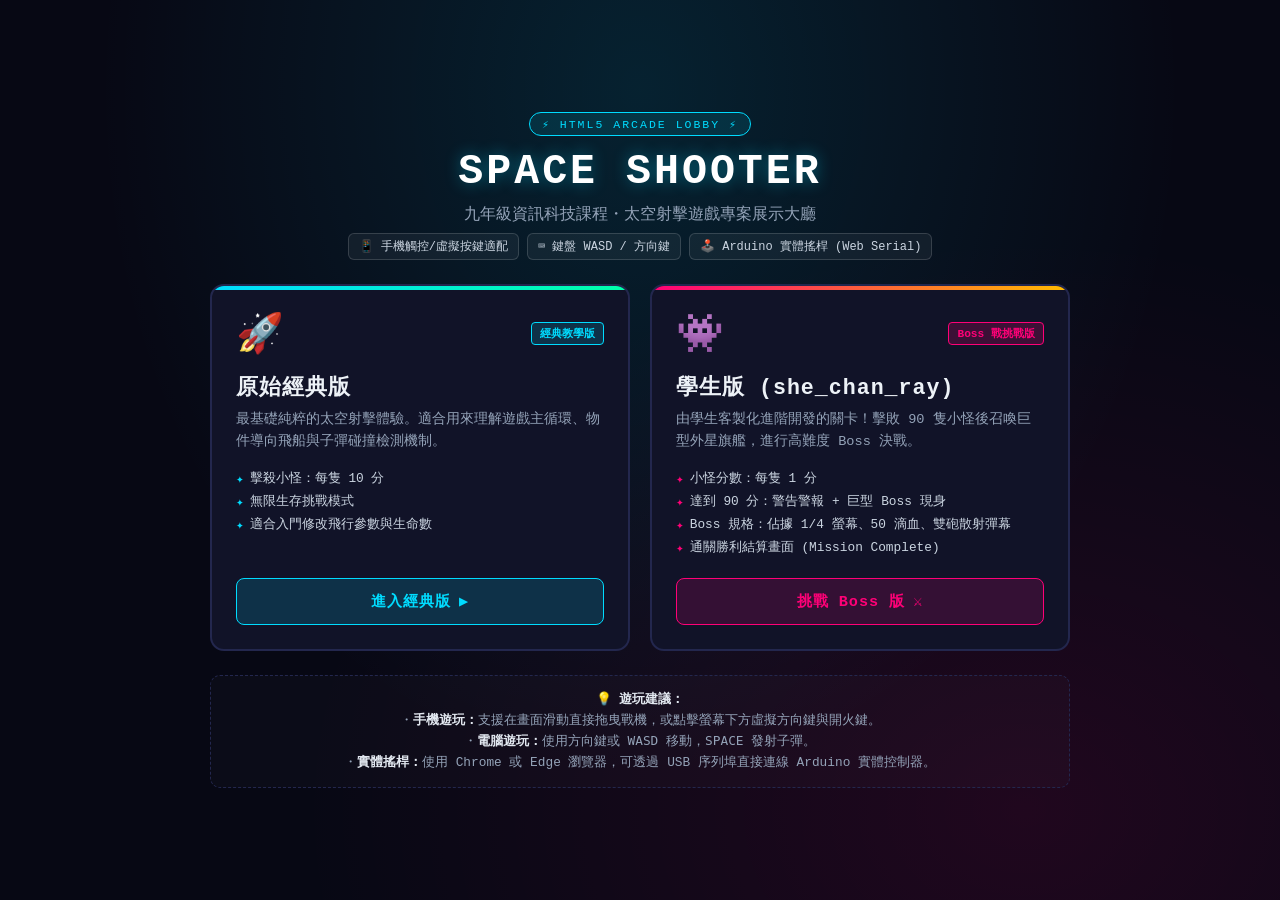
<file: index.html>
<!DOCTYPE html>
<html lang="zh-TW">
<head>
  <meta charset="UTF-8">
  <meta name="viewport" content="width=device-width, initial-scale=1.0, maximum-scale=1.0, user-scalable=no, viewport-fit=cover">
  <title>Space Shooter Arcade - 太空射擊遊戲大廳</title>
  <link rel="stylesheet" href="portal.css">
</head>
<body>
  <div class="portal-container">
    <!-- 頂部大廳標題 -->
    <header class="portal-header">
      <span class="portal-badge">⚡ HTML5 ARCADE LOBBY ⚡</span>
      <h1 class="portal-title">SPACE SHOOTER</h1>
      <p class="portal-subtitle">九年級資訊科技課程・太空射擊遊戲專案展示大廳</p>
      
      <div class="feature-pills">
        <span class="pill">📱 手機觸控/虛擬按鍵適配</span>
        <span class="pill">⌨️ 鍵盤 WASD / 方向鍵</span>
        <span class="pill">🕹️ Arduino 實體搖桿 (Web Serial)</span>
      </div>
    </header>

    <!-- 遊戲版本選擇卡片 -->
    <main class="games-grid">
      <!-- 經典版 -->
      <a href="Original/index.html" class="game-card original">
        <div>
          <div class="card-top">
            <span class="card-icon">🚀</span>
            <span class="tag cyan">經典教學版</span>
          </div>
          <h2 class="card-title">原始經典版</h2>
          <p class="card-desc">
            最基礎純粹的太空射擊體驗。適合用來理解遊戲主循環、物件導向飛船與子彈碰撞檢測機制。
          </p>
          <ul class="card-features">
            <li><span>✦</span> 擊殺小怪：每隻 10 分</li>
            <li><span>✦</span> 無限生存挑戰模式</li>
            <li><span>✦</span> 適合入門修改飛行參數與生命數</li>
          </ul>
        </div>
        <div class="btn-play">
          進入經典版 <span>▶</span>
        </div>
      </a>

      <!-- 學生挑戰版 -->
      <a href="she_chan_ray/index.html" class="game-card boss">
        <div>
          <div class="card-top">
            <span class="card-icon">👾</span>
            <span class="tag magenta">Boss 戰挑戰版</span>
          </div>
          <h2 class="card-title">學生版 (she_chan_ray)</h2>
          <p class="card-desc">
            由學生客製化進階開發的關卡！擊敗 90 隻小怪後召喚巨型外星旗艦，進行高難度 Boss 決戰。
          </p>
          <ul class="card-features">
            <li><span>✦</span> 小怪分數：每隻 1 分</li>
            <li><span>✦</span> 達到 90 分：警告警報 + 巨型 Boss 現身</li>
            <li><span>✦</span> Boss 規格：佔據 1/4 螢幕、50 滴血、雙砲散射彈幕</li>
            <li><span>✦</span> 通關勝利結算畫面 (Mission Complete)</li>
          </ul>
        </div>
        <div class="btn-play">
          挑戰 Boss 版 <span>⚔️</span>
        </div>
      </a>
    </main>

    <!-- 底部操作提示 -->
    <footer class="portal-footer">
      <p><strong>💡 遊玩建議：</strong></p>
      <p>・<strong>手機遊玩：</strong>支援在畫面滑動直接拖曳戰機，或點擊螢幕下方虛擬方向鍵與開火鍵。</p>
      <p>・<strong>電腦遊玩：</strong>使用方向鍵或 <kbd>W</kbd><kbd>A</kbd><kbd>S</kbd><kbd>D</kbd> 移動，<kbd>SPACE</kbd> 發射子彈。</p>
      <p>・<strong>實體搖桿：</strong>使用 Chrome 或 Edge 瀏覽器，可透過 USB 序列埠直接連線 Arduino 實體控制器。</p>
    </footer>
  </div>
</body>
</html>
</file>
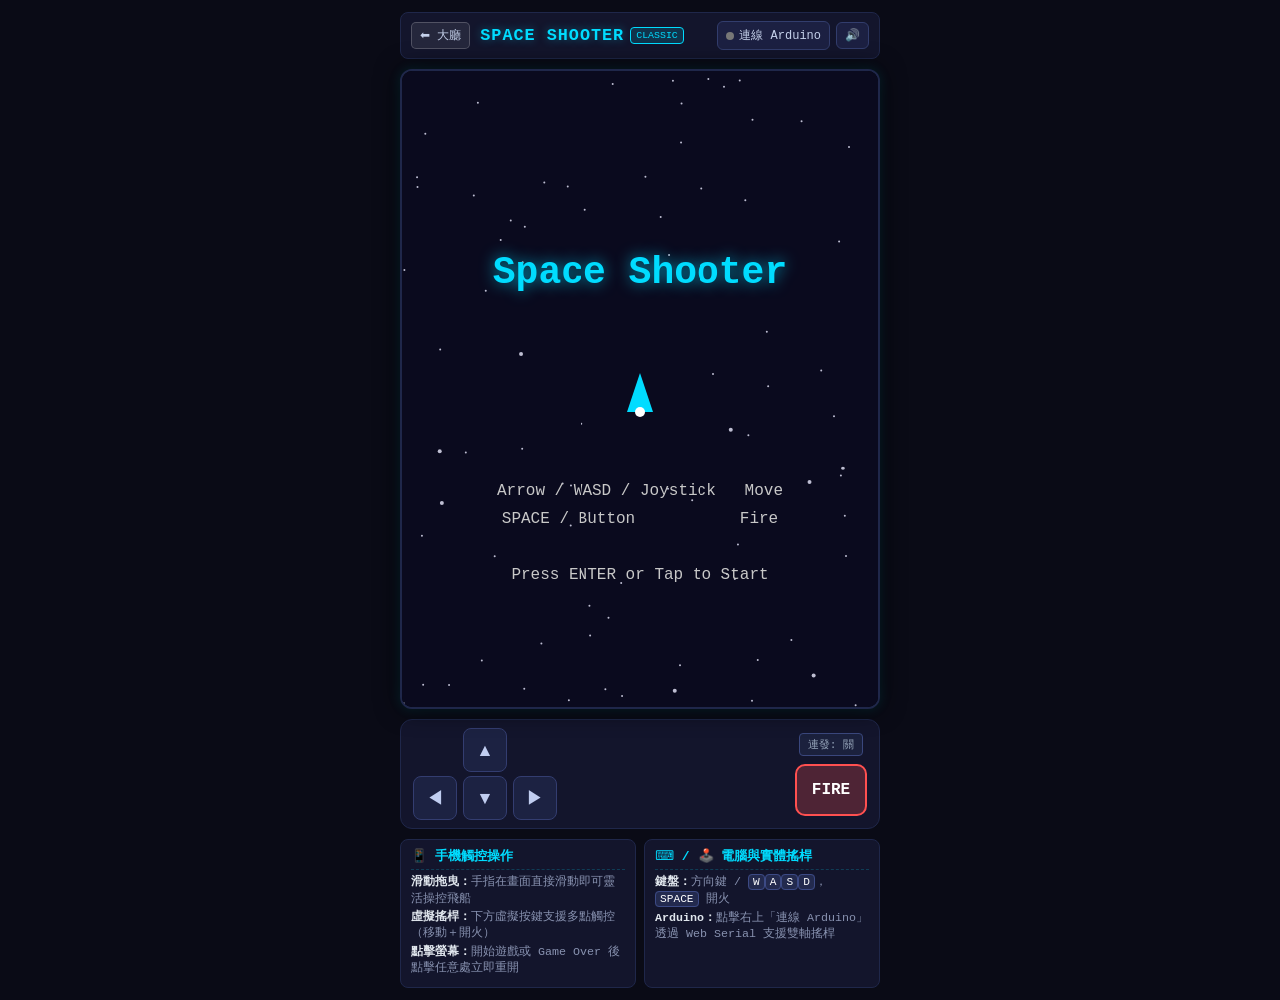
<file: Original/index.html>
<!DOCTYPE html>
<html lang="zh-TW">
<head>
  <meta charset="UTF-8">
  <meta name="viewport" content="width=device-width, initial-scale=1.0, maximum-scale=1.0, user-scalable=no, viewport-fit=cover">
  <title>Space Shooter - 原始經典版</title>
  <link rel="stylesheet" href="style.css">
</head>
<body>
  <div class="arcade-container">
    <!-- 頂部資訊列與導航 -->
    <header class="arcade-header">
      <div class="nav-left">
        <a href="../index.html" class="btn-lobby" title="返回大廳">⬅ 大廳</a>
        <div class="title-group">
          <h1 class="arcade-title">SPACE SHOOTER</h1>
          <span class="badge">CLASSIC</span>
        </div>
      </div>
      <div class="controller-bar">
        <button id="btnConnectSerial" class="btn-serial">
          <span class="status-dot disconnected" id="serialDot"></span>
          <span id="serialBtnText">連線 Arduino</span>
        </button>
        <button id="btnToggleSound" class="btn-sound" title="切換音效">🔊</button>
      </div>
    </header>

    <!-- 遊戲主要畫布 -->
    <div class="canvas-wrapper">
      <canvas id="gameCanvas" width="480" height="640"></canvas>
    </div>

    <!-- 行動裝置虛擬控制器 (手機專屬，位於畫布下方不遮擋視線) -->
    <div id="mobileController" class="mobile-controller">
      <div class="dpad-container">
        <button class="dpad-btn up" data-key="ArrowUp" aria-label="上">▲</button>
        <div class="dpad-row">
          <button class="dpad-btn left" data-key="ArrowLeft" aria-label="左">◀</button>
          <button class="dpad-btn down" data-key="ArrowDown" aria-label="下">▼</button>
          <button class="dpad-btn right" data-key="ArrowRight" aria-label="右">▶</button>
        </div>
      </div>
      <div class="action-container">
        <button id="btnAutoFire" class="btn-autofire">連發: 關</button>
        <button class="action-btn fire-btn" data-key="Space" aria-label="開火">FIRE</button>
      </div>
    </div>

    <!-- 底部操作說明卡片 -->
    <footer class="arcade-footer">
      <div class="control-card">
        <h3>📱 手機觸控操作</h3>
        <p><strong>滑動拖曳：</strong>手指在畫面直接滑動即可靈活操控飛船</p>
        <p><strong>虛擬搖桿：</strong>下方虛擬按鍵支援多點觸控（移動＋開火）</p>
        <p><strong>點擊螢幕：</strong>開始遊戲或 Game Over 後點擊任意處立即重開</p>
      </div>

      <div class="control-card">
        <h3>⌨️ / 🕹️ 電腦與實體搖桿</h3>
        <p><strong>鍵盤：</strong>方向鍵 / <kbd>W</kbd><kbd>A</kbd><kbd>S</kbd><kbd>D</kbd>，<kbd>SPACE</kbd> 開火</p>
        <p><strong>Arduino：</strong>點擊右上「連線 Arduino」透過 Web Serial 支援雙軸搖桿</p>
      </div>
    </footer>
  </div>

  <script src="game.js"></script>
</body>
</html>
</file>
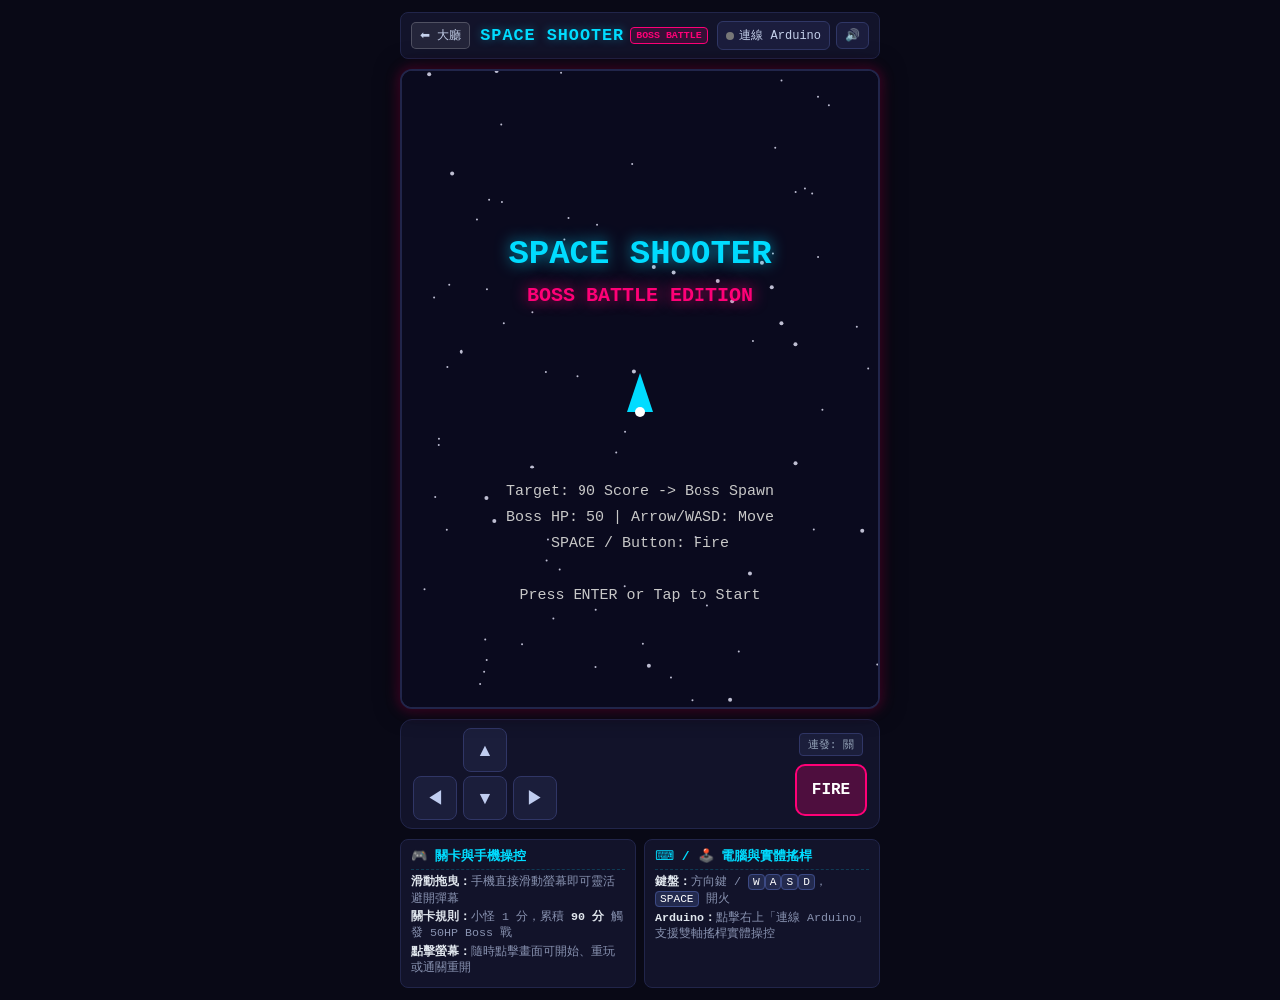
<file: she_chan_ray/index.html>
<!DOCTYPE html>
<html lang="zh-TW">
<head>
  <meta charset="UTF-8">
  <meta name="viewport" content="width=device-width, initial-scale=1.0, maximum-scale=1.0, user-scalable=no, viewport-fit=cover">
  <title>Space Shooter - Boss 挑戰版 (she_chan_ray)</title>
  <link rel="stylesheet" href="style.css">
</head>
<body>
  <div class="arcade-container">
    <!-- 頂部資訊列與導航 -->
    <header class="arcade-header">
      <div class="nav-left">
        <a href="../index.html" class="btn-lobby" title="返回大廳">⬅ 大廳</a>
        <div class="title-group">
          <h1 class="arcade-title">SPACE SHOOTER</h1>
          <span class="badge boss-badge">BOSS BATTLE</span>
        </div>
      </div>
      <div class="controller-bar">
        <button id="btnConnectSerial" class="btn-serial">
          <span class="status-dot disconnected" id="serialDot"></span>
          <span id="serialBtnText">連線 Arduino</span>
        </button>
        <button id="btnToggleSound" class="btn-sound" title="切換音效">🔊</button>
      </div>
    </header>

    <!-- 遊戲主要畫布 (480 x 640) -->
    <div class="canvas-wrapper">
      <canvas id="gameCanvas" width="480" height="640"></canvas>
    </div>

    <!-- 行動裝置虛擬控制器 (手機專屬，位於畫布下方不遮擋視線) -->
    <div id="mobileController" class="mobile-controller">
      <div class="dpad-container">
        <button class="dpad-btn up" data-key="ArrowUp" aria-label="上">▲</button>
        <div class="dpad-row">
          <button class="dpad-btn left" data-key="ArrowLeft" aria-label="左">◀</button>
          <button class="dpad-btn down" data-key="ArrowDown" aria-label="下">▼</button>
          <button class="dpad-btn right" data-key="ArrowRight" aria-label="右">▶</button>
        </div>
      </div>
      <div class="action-container">
        <button id="btnAutoFire" class="btn-autofire">連發: 關</button>
        <button class="action-btn fire-btn" data-key="Space" aria-label="開火">FIRE</button>
      </div>
    </div>

    <!-- 底部操作與關卡說明卡片 -->
    <footer class="arcade-footer">
      <div class="control-card">
        <h3>🎮 關卡與手機操控</h3>
        <p><strong>滑動拖曳：</strong>手機直接滑動螢幕即可靈活避開彈幕</p>
        <p><strong>關卡規則：</strong>小怪 1 分，累積 <strong>90 分</strong> 觸發 50HP Boss 戰</p>
        <p><strong>點擊螢幕：</strong>隨時點擊畫面可開始、重玩或通關重開</p>
      </div>

      <div class="control-card">
        <h3>⌨️ / 🕹️ 電腦與實體搖桿</h3>
        <p><strong>鍵盤：</strong>方向鍵 / <kbd>W</kbd><kbd>A</kbd><kbd>S</kbd><kbd>D</kbd>，<kbd>SPACE</kbd> 開火</p>
        <p><strong>Arduino：</strong>點擊右上「連線 Arduino」支援雙軸搖桿實體操控</p>
      </div>
    </footer>
  </div>

  <script src="game.js"></script>
</body>
</html>
</file>
<file: portal.css>
:root {
  --bg-main: #070814;
  --bg-card: #111328;
  --bg-card-hover: #191c3d;
  --primary-cyan: #00dcff;
  --primary-glow: rgba(0, 220, 255, 0.4);
  --boss-magenta: #ff0077;
  --boss-glow: rgba(255, 0, 119, 0.45);
  --accent-gold: #ffd700;
  --text-main: #edf2f7;
  --text-muted: #94a3b8;
  --border-color: #23274e;
}

* {
  box-sizing: border-box;
  margin: 0;
  padding: 0;
  -webkit-tap-highlight-color: transparent;
}

body {
  background-color: var(--bg-main);
  background-image: 
    radial-gradient(ellipse at 50% 10%, rgba(0, 220, 255, 0.12) 0%, transparent 60%),
    radial-gradient(ellipse at 80% 90%, rgba(255, 0, 119, 0.1) 0%, transparent 50%);
  color: var(--text-main);
  font-family: 'Courier New', Courier, monospace, system-ui, -apple-system, sans-serif;
  min-height: 100vh;
  display: flex;
  justify-content: center;
  align-items: center;
  padding: 20px 16px;
}

.portal-container {
  width: 100%;
  max-width: 860px;
  display: flex;
  flex-direction: column;
  align-items: center;
  gap: 24px;
}

/* ── 大廳頂部標題 ── */
.portal-header {
  text-align: center;
}

.portal-badge {
  display: inline-block;
  font-size: 0.72rem;
  letter-spacing: 2px;
  padding: 4px 12px;
  background: rgba(0, 220, 255, 0.1);
  border: 1px solid var(--primary-cyan);
  border-radius: 20px;
  color: var(--primary-cyan);
  margin-bottom: 12px;
  text-transform: uppercase;
}

.portal-title {
  font-size: clamp(1.8rem, 5vw, 2.6rem);
  letter-spacing: 3px;
  color: #ffffff;
  text-shadow: 0 0 16px var(--primary-glow);
  margin-bottom: 8px;
}

.portal-subtitle {
  color: var(--text-muted);
  font-size: clamp(0.85rem, 2.5vw, 1rem);
  line-height: 1.5;
}

/* ── 支援特色標籤列 ── */
.feature-pills {
  display: flex;
  flex-wrap: wrap;
  justify-content: center;
  gap: 8px;
  margin-top: 6px;
}

.pill {
  font-size: 0.75rem;
  padding: 4px 10px;
  background: rgba(255, 255, 255, 0.05);
  border: 1px solid rgba(255, 255, 255, 0.15);
  border-radius: 6px;
  color: #cbd5e1;
}

/* ── 遊戲卡片區域 ── */
.games-grid {
  width: 100%;
  display: grid;
  grid-template-columns: repeat(auto-fit, minmax(280px, 1fr));
  gap: 20px;
}

.game-card {
  background: var(--bg-card);
  border: 2px solid var(--border-color);
  border-radius: 14px;
  padding: 24px;
  display: flex;
  flex-direction: column;
  justify-content: space-between;
  text-decoration: none;
  color: inherit;
  transition: all 0.28s cubic-bezier(0.4, 0, 0.2, 1);
  position: relative;
  overflow: hidden;
}

.game-card::before {
  content: "";
  position: absolute;
  top: 0;
  left: 0;
  right: 0;
  height: 4px;
  background: var(--border-color);
  transition: background 0.28s;
}

.game-card.original::before {
  background: linear-gradient(90deg, #00dcff, #00ffaa);
}

.game-card.boss::before {
  background: linear-gradient(90deg, #ff0077, #ffbb00);
}

.game-card:hover, .game-card:focus {
  transform: translateY(-5px);
  background: var(--bg-card-hover);
}

.game-card.original:hover {
  border-color: var(--primary-cyan);
  box-shadow: 0 12px 30px rgba(0, 220, 255, 0.25);
}

.game-card.boss:hover {
  border-color: var(--boss-magenta);
  box-shadow: 0 12px 30px var(--boss-glow);
}

.card-top {
  display: flex;
  justify-content: space-between;
  align-items: center;
  margin-bottom: 14px;
}

.card-icon {
  font-size: 2.4rem;
}

.tag {
  font-size: 0.7rem;
  padding: 3px 8px;
  border-radius: 4px;
  font-weight: bold;
}

.tag.cyan {
  background: rgba(0, 220, 255, 0.15);
  color: var(--primary-cyan);
  border: 1px solid var(--primary-cyan);
}

.tag.magenta {
  background: rgba(255, 0, 119, 0.18);
  color: var(--boss-magenta);
  border: 1px solid var(--boss-magenta);
}

.card-title {
  font-size: 1.35rem;
  margin-bottom: 8px;
  letter-spacing: 1px;
}

.card-desc {
  font-size: 0.85rem;
  color: var(--text-muted);
  line-height: 1.6;
  margin-bottom: 18px;
}

.card-features {
  list-style: none;
  font-size: 0.8rem;
  margin-bottom: 22px;
  display: flex;
  flex-direction: column;
  gap: 6px;
}

.card-features li {
  display: flex;
  align-items: center;
  gap: 6px;
  color: #cbd5e1;
}

.card-features li span {
  color: var(--primary-cyan);
}

.game-card.boss .card-features li span {
  color: var(--boss-magenta);
}

.btn-play {
  width: 100%;
  padding: 12px;
  border-radius: 8px;
  font-family: inherit;
  font-weight: bold;
  font-size: 0.95rem;
  letter-spacing: 1px;
  text-align: center;
  transition: all 0.2s;
  display: flex;
  align-items: center;
  justify-content: center;
  gap: 8px;
}

.game-card.original .btn-play {
  background: rgba(0, 220, 255, 0.15);
  color: var(--primary-cyan);
  border: 1px solid var(--primary-cyan);
}

.game-card.original:hover .btn-play {
  background: var(--primary-cyan);
  color: #000;
  box-shadow: 0 0 15px var(--primary-glow);
}

.game-card.boss .btn-play {
  background: rgba(255, 0, 119, 0.15);
  color: var(--boss-magenta);
  border: 1px solid var(--boss-magenta);
}

.game-card.boss:hover .btn-play {
  background: var(--boss-magenta);
  color: #fff;
  box-shadow: 0 0 15px var(--boss-glow);
}

/* ── 底部指引 ── */
.portal-footer {
  width: 100%;
  text-align: center;
  padding: 14px;
  background: rgba(255, 255, 255, 0.02);
  border: 1px dashed var(--border-color);
  border-radius: 10px;
  font-size: 0.8rem;
  color: var(--text-muted);
  line-height: 1.6;
}

.portal-footer strong {
  color: #e2e8f0;
}

@media (max-width: 600px) {
  .portal-container {
    gap: 18px;
  }
  .games-grid {
    grid-template-columns: 1fr;
  }
  .game-card {
    padding: 18px;
  }
}
</file>
<file: Original/style.css>
:root {
  --bg-main: #0a0b16;
  --bg-card: #13152c;
  --primary-cyan: #00dcff;
  --primary-glow: rgba(0, 220, 255, 0.4);
  --accent-red: #ff5050;
  --accent-yellow: #ffff00;
  --text-main: #e0e6ed;
  --text-muted: #8892b0;
  --canvas-border: #1f274a;
}

* {
  box-sizing: border-box;
  margin: 0;
  padding: 0;
  user-select: none;
  -webkit-user-select: none;
  -webkit-tap-highlight-color: transparent;
}

body {
  background-color: var(--bg-main);
  color: var(--text-main);
  font-family: 'Courier New', Courier, monospace, system-ui, sans-serif;
  min-height: 100vh;
  display: flex;
  justify-content: center;
  align-items: flex-start;
  padding: 12px 10px;
}

.arcade-container {
  display: flex;
  flex-direction: column;
  align-items: center;
  width: 100%;
  max-width: 480px;
  gap: 10px;
}

/* ── 頂部導航與狀態列 ── */
.arcade-header {
  width: 100%;
  display: flex;
  justify-content: space-between;
  align-items: center;
  gap: 8px;
  padding: 8px 10px;
  background: var(--bg-card);
  border: 1px solid var(--canvas-border);
  border-radius: 8px;
}

.nav-left {
  display: flex;
  align-items: center;
  gap: 10px;
}

.btn-lobby {
  background: rgba(255, 255, 255, 0.08);
  border: 1px solid rgba(255, 255, 255, 0.2);
  color: #c5d1eb;
  padding: 4px 8px;
  font-size: 0.75rem;
  border-radius: 5px;
  text-decoration: none;
  font-family: inherit;
  transition: all 0.2s;
  white-space: nowrap;
}

.btn-lobby:hover {
  background: rgba(0, 220, 255, 0.2);
  color: #fff;
  border-color: var(--primary-cyan);
}

.title-group {
  display: flex;
  align-items: center;
  gap: 6px;
}

.arcade-title {
  font-size: 1.05rem;
  letter-spacing: 1px;
  color: var(--primary-cyan);
  text-shadow: 0 0 10px var(--primary-glow);
}

.badge {
  font-size: 0.62rem;
  padding: 2px 5px;
  background: rgba(0, 220, 255, 0.15);
  border: 1px solid var(--primary-cyan);
  border-radius: 4px;
  color: var(--primary-cyan);
}

.controller-bar {
  display: flex;
  gap: 6px;
  align-items: center;
}

.btn-serial, .btn-sound {
  background: #1c2042;
  border: 1px solid #323d6d;
  color: #c5d1eb;
  padding: 5px 8px;
  font-size: 0.75rem;
  font-family: inherit;
  border-radius: 6px;
  cursor: pointer;
  display: inline-flex;
  align-items: center;
  gap: 5px;
  transition: all 0.2s ease;
  white-space: nowrap;
}

.btn-serial:hover, .btn-sound:hover {
  border-color: var(--primary-cyan);
  color: #fff;
}

.status-dot {
  width: 8px;
  height: 8px;
  border-radius: 50%;
  display: inline-block;
}

.status-dot.disconnected { background-color: #777; }
.status-dot.connected {
  background-color: #00ff88;
  box-shadow: 0 0 6px #00ff88;
  animation: pulse 1.8s infinite;
}
.status-dot.connecting {
  background-color: #ffd700;
  box-shadow: 0 0 6px #ffd700;
}

@keyframes pulse {
  0% { transform: scale(0.95); opacity: 0.8; }
  50% { transform: scale(1.15); opacity: 1; }
  100% { transform: scale(0.95); opacity: 0.8; }
}

/* ── 遊戲 Canvas 容器 ── */
.canvas-wrapper {
  position: relative;
  width: 100%;
  background: #000;
  border: 2px solid var(--canvas-border);
  border-radius: 12px;
  box-shadow: 0 0 25px rgba(0, 0, 0, 0.8), 0 0 12px rgba(0, 220, 255, 0.18);
  overflow: hidden;
  touch-action: none; /* 防止手機瀏覽器雙擊放大或滾動 */
  aspect-ratio: 480 / 640;
  display: flex;
  justify-content: center;
  align-items: center;
}

#gameCanvas {
  display: block;
  width: 100%;
  height: 100%;
  touch-action: none;
  image-rendering: pixelated;
}

/* ── 行動裝置虛擬搖桿與控制器 (位於下方獨立排版) ── */
.mobile-controller {
  width: 100%;
  display: flex;
  justify-content: space-between;
  align-items: center;
  padding: 8px 12px;
  background: var(--bg-card);
  border: 1px solid var(--canvas-border);
  border-radius: 12px;
  touch-action: none;
}

.dpad-container {
  display: flex;
  flex-direction: column;
  align-items: center;
  gap: 4px;
}

.dpad-row {
  display: flex;
  gap: 6px;
}

.dpad-btn {
  width: 44px;
  height: 44px;
  border-radius: 8px;
  background: #1c2242;
  border: 1.5px solid #333d70;
  color: #c0cdf0;
  font-size: 1.1rem;
  display: flex;
  align-items: center;
  justify-content: center;
  touch-action: none;
  cursor: pointer;
  transition: all 0.1s;
}

.dpad-btn:active, .dpad-btn.active {
  background: rgba(0, 220, 255, 0.4);
  border-color: var(--primary-cyan);
  color: #fff;
  transform: scale(0.95);
}

.action-container {
  display: flex;
  flex-direction: column;
  align-items: center;
  gap: 8px;
}

.fire-btn {
  width: 72px;
  height: 52px;
  border-radius: 10px;
  background: rgba(255, 80, 80, 0.25);
  border: 2px solid var(--accent-red);
  color: #fff;
  font-weight: bold;
  font-size: 1rem;
  font-family: inherit;
  display: flex;
  align-items: center;
  justify-content: center;
  cursor: pointer;
  touch-action: none;
  transition: all 0.1s;
}

.fire-btn:active, .fire-btn.active {
  background: rgba(255, 80, 80, 0.7);
  box-shadow: 0 0 14px rgba(255, 80, 80, 0.8);
  transform: scale(0.95);
}

.btn-autofire {
  background: #1b213d;
  border: 1px solid #3a477d;
  color: #94a3b8;
  font-size: 0.7rem;
  font-family: inherit;
  padding: 3px 8px;
  border-radius: 4px;
  cursor: pointer;
}

.btn-autofire.on {
  background: rgba(0, 220, 255, 0.2);
  border-color: var(--primary-cyan);
  color: var(--primary-cyan);
  font-weight: bold;
}

/* ── 底部操作說明 ── */
.arcade-footer {
  width: 100%;
  display: grid;
  grid-template-columns: 1fr 1fr;
  gap: 8px;
}

@media (max-width: 500px) {
  .arcade-footer {
    grid-template-columns: 1fr;
  }
}

.control-card {
  background: var(--bg-card);
  border: 1px solid var(--canvas-border);
  border-radius: 8px;
  padding: 8px 10px;
  font-size: 0.73rem;
  line-height: 1.4;
}

.control-card h3 {
  color: var(--primary-cyan);
  font-size: 0.82rem;
  margin-bottom: 4px;
  border-bottom: 1px dashed rgba(0, 220, 255, 0.2);
  padding-bottom: 3px;
}

.control-card p {
  margin: 2px 0;
  color: var(--text-muted);
}

.control-card strong {
  color: var(--text-main);
}

kbd {
  background: #232a4e;
  border: 1px solid #3c4a85;
  border-radius: 4px;
  padding: 1px 4px;
  font-family: inherit;
  color: #fff;
  font-size: 0.7rem;
}
</file>
<file: she_chan_ray/style.css>
:root {
  --bg-main: #090916;
  --bg-card: #12132a;
  --primary-cyan: #00dcff;
  --primary-glow: rgba(0, 220, 255, 0.4);
  --boss-magenta: #ff0077;
  --boss-glow: rgba(255, 0, 119, 0.45);
  --accent-red: #ff5050;
  --accent-yellow: #ffff00;
  --text-main: #e0e6ed;
  --text-muted: #8892b0;
  --canvas-border: #21254a;
}

* {
  box-sizing: border-box;
  margin: 0;
  padding: 0;
  user-select: none;
  -webkit-user-select: none;
  -webkit-tap-highlight-color: transparent;
}

body {
  background-color: var(--bg-main);
  color: var(--text-main);
  font-family: 'Courier New', Courier, monospace, system-ui, sans-serif;
  min-height: 100vh;
  display: flex;
  justify-content: center;
  align-items: flex-start;
  padding: 12px 10px;
}

.arcade-container {
  display: flex;
  flex-direction: column;
  align-items: center;
  width: 100%;
  max-width: 480px;
  gap: 10px;
}

/* ── 頂部導航與狀態列 ── */
.arcade-header {
  width: 100%;
  display: flex;
  justify-content: space-between;
  align-items: center;
  gap: 8px;
  padding: 8px 10px;
  background: var(--bg-card);
  border: 1px solid var(--canvas-border);
  border-radius: 8px;
}

.nav-left {
  display: flex;
  align-items: center;
  gap: 10px;
}

.btn-lobby {
  background: rgba(255, 255, 255, 0.08);
  border: 1px solid rgba(255, 255, 255, 0.2);
  color: #c5d1eb;
  padding: 4px 8px;
  font-size: 0.75rem;
  border-radius: 5px;
  text-decoration: none;
  font-family: inherit;
  transition: all 0.2s;
  white-space: nowrap;
}

.btn-lobby:hover {
  background: rgba(255, 0, 119, 0.2);
  color: #fff;
  border-color: var(--boss-magenta);
}

.title-group {
  display: flex;
  align-items: center;
  gap: 6px;
}

.arcade-title {
  font-size: 1.05rem;
  letter-spacing: 1px;
  color: var(--primary-cyan);
  text-shadow: 0 0 10px var(--primary-glow);
}

.badge.boss-badge {
  font-size: 0.62rem;
  padding: 2px 5px;
  background: rgba(255, 0, 119, 0.15);
  border: 1px solid var(--boss-magenta);
  border-radius: 4px;
  color: var(--boss-magenta);
  font-weight: bold;
}

.controller-bar {
  display: flex;
  gap: 6px;
  align-items: center;
}

.btn-serial, .btn-sound {
  background: #1b1d3d;
  border: 1px solid #303766;
  color: #c5d1eb;
  padding: 5px 8px;
  font-size: 0.75rem;
  font-family: inherit;
  border-radius: 6px;
  cursor: pointer;
  display: inline-flex;
  align-items: center;
  gap: 5px;
  transition: all 0.2s ease;
  white-space: nowrap;
}

.btn-serial:hover, .btn-sound:hover {
  border-color: var(--boss-magenta);
  color: #fff;
}

.status-dot {
  width: 8px;
  height: 8px;
  border-radius: 50%;
  display: inline-block;
}

.status-dot.disconnected { background-color: #777; }
.status-dot.connected {
  background-color: #00ff88;
  box-shadow: 0 0 6px #00ff88;
  animation: pulse 1.8s infinite;
}
.status-dot.connecting {
  background-color: #ffd700;
  box-shadow: 0 0 6px #ffd700;
}

@keyframes pulse {
  0% { transform: scale(0.95); opacity: 0.8; }
  50% { transform: scale(1.15); opacity: 1; }
  100% { transform: scale(0.95); opacity: 0.8; }
}

/* ── 遊戲 Canvas 容器 ── */
.canvas-wrapper {
  position: relative;
  width: 100%;
  background: #000;
  border: 2px solid var(--canvas-border);
  border-radius: 12px;
  box-shadow: 0 0 25px rgba(0, 0, 0, 0.8), 0 0 14px var(--boss-glow);
  overflow: hidden;
  touch-action: none;
  aspect-ratio: 480 / 640;
  display: flex;
  justify-content: center;
  align-items: center;
}

#gameCanvas {
  display: block;
  width: 100%;
  height: 100%;
  touch-action: none;
  image-rendering: pixelated;
}

/* ── 行動裝置虛擬控制器 ── */
.mobile-controller {
  width: 100%;
  display: flex;
  justify-content: space-between;
  align-items: center;
  padding: 8px 12px;
  background: var(--bg-card);
  border: 1px solid var(--canvas-border);
  border-radius: 12px;
  touch-action: none;
}

.dpad-container {
  display: flex;
  flex-direction: column;
  align-items: center;
  gap: 4px;
}

.dpad-row {
  display: flex;
  gap: 6px;
}

.dpad-btn {
  width: 44px;
  height: 44px;
  border-radius: 8px;
  background: #1b1e3b;
  border: 1.5px solid #303666;
  color: #c0cdf0;
  font-size: 1.1rem;
  display: flex;
  align-items: center;
  justify-content: center;
  touch-action: none;
  cursor: pointer;
  transition: all 0.1s;
}

.dpad-btn:active, .dpad-btn.active {
  background: rgba(255, 0, 119, 0.4);
  border-color: var(--boss-magenta);
  color: #fff;
  transform: scale(0.95);
}

.action-container {
  display: flex;
  flex-direction: column;
  align-items: center;
  gap: 8px;
}

.fire-btn {
  width: 72px;
  height: 52px;
  border-radius: 10px;
  background: rgba(255, 0, 119, 0.25);
  border: 2px solid var(--boss-magenta);
  color: #fff;
  font-weight: bold;
  font-size: 1rem;
  font-family: inherit;
  display: flex;
  align-items: center;
  justify-content: center;
  cursor: pointer;
  touch-action: none;
  transition: all 0.1s;
}

.fire-btn:active, .fire-btn.active {
  background: rgba(255, 0, 119, 0.7);
  box-shadow: 0 0 14px var(--boss-glow);
  transform: scale(0.95);
}

.btn-autofire {
  background: #1b1e3b;
  border: 1px solid #303666;
  color: #94a3b8;
  font-size: 0.7rem;
  font-family: inherit;
  padding: 3px 8px;
  border-radius: 4px;
  cursor: pointer;
}

.btn-autofire.on {
  background: rgba(255, 0, 119, 0.25);
  border-color: var(--boss-magenta);
  color: #ff55aa;
  font-weight: bold;
}

/* ── 底部操作說明 ── */
.arcade-footer {
  width: 100%;
  display: grid;
  grid-template-columns: 1fr 1fr;
  gap: 8px;
}

@media (max-width: 500px) {
  .arcade-footer {
    grid-template-columns: 1fr;
  }
}

.control-card {
  background: var(--bg-card);
  border: 1px solid var(--canvas-border);
  border-radius: 8px;
  padding: 8px 10px;
  font-size: 0.73rem;
  line-height: 1.4;
}

.control-card h3 {
  color: var(--primary-cyan);
  font-size: 0.82rem;
  margin-bottom: 4px;
  border-bottom: 1px dashed rgba(0, 220, 255, 0.2);
  padding-bottom: 3px;
}

.control-card p {
  margin: 2px 0;
  color: var(--text-muted);
}

.control-card strong {
  color: var(--text-main);
}

kbd {
  background: #232a4e;
  border: 1px solid #3c4a85;
  border-radius: 4px;
  padding: 1px 4px;
  font-family: inherit;
  color: #fff;
  font-size: 0.7rem;
}
</file>
